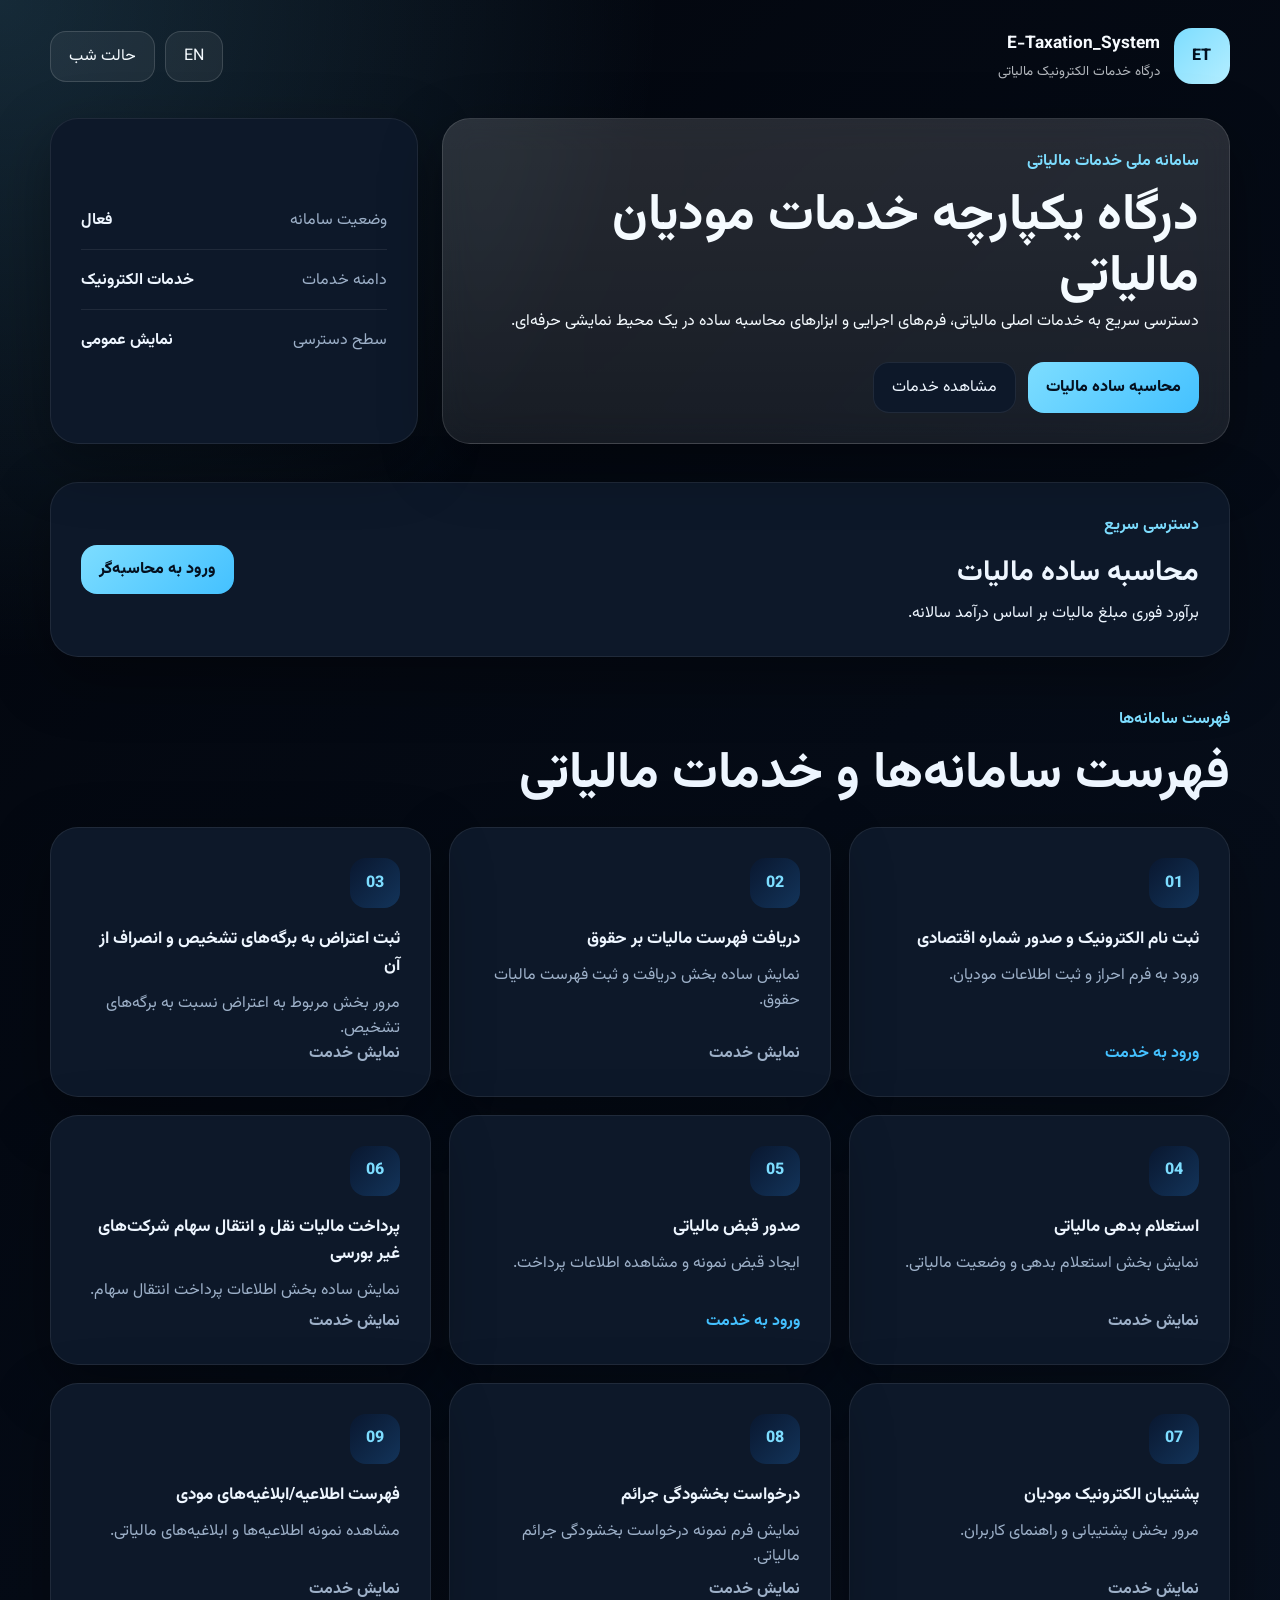
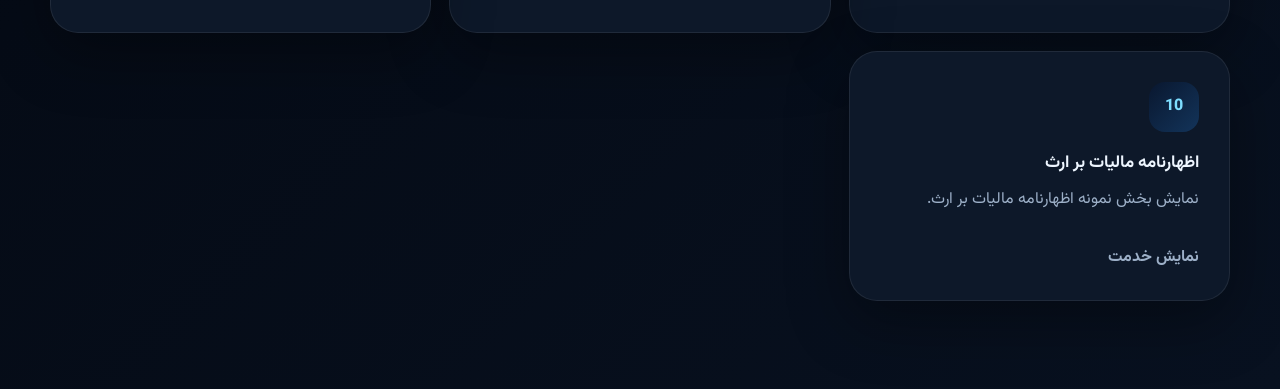
<file: index.html>
<!DOCTYPE html>
<html lang="fa" dir="rtl">
<head>
  <meta charset="UTF-8">
  <meta name="viewport" content="width=device-width, initial-scale=1.0">
  <title>E-Taxation_System</title>
  <link rel="preconnect" href="https://fonts.googleapis.com">
  <link rel="preconnect" href="https://fonts.gstatic.com" crossorigin>
  <link href="https://fonts.googleapis.com/css2?family=Vazirmatn:wght@300;400;500;600;700;800&family=Inter:wght@400;500;600;700;800&display=swap" rel="stylesheet">
  <link rel="stylesheet" href="style.css">
</head>
<body>
  <div class="page-shell">
    <header class="site-header">
      <div class="container topbar">
        <a href="index.html" class="brand" aria-label="E-Taxation_System Home">
          <span class="brand-mark">ET</span>
          <span class="brand-text">
            <strong>E-Taxation_System</strong>
            <small data-i18n="brandSubtitle">Electronic Tax Services Portal</small>
          </span>
        </a>

        <div class="header-actions">
          <button class="ghost-btn" id="langToggle" type="button">EN</button>
          <button class="ghost-btn" id="themeToggle" type="button" data-i18n="themeButton">Night Mode</button>
        </div>
      </div>

      <div class="container hero-grid">
        <section class="hero-copy card glass-card">
          <span class="eyebrow" data-i18n="eyebrow">National Electronic Tax Platform</span>
          <h1 data-i18n="heroTitle">Integrated Taxpayer Service Gateway</h1>
          <p data-i18n="heroText">Secure access to core tax services, operational forms and simplified calculation tools in a professional demonstration environment.</p>
          <div class="hero-cta">
            <a class="primary-btn" href="calculator.html" data-i18n="heroCalc">Simple Tax Calculator</a>
            <a class="secondary-btn" href="#services" data-i18n="heroServices">View Tax Services</a>
          </div>
        </section>

        <aside class="hero-panel card">
          <div class="panel-row">
            <span data-i18n="panel1">Service Status</span>
            <strong data-i18n="panel1Value">Active</strong>
          </div>
          <div class="panel-row">
            <span data-i18n="panel2">Portal Scope</span>
            <strong data-i18n="panel2Value">Electronic Services</strong>
          </div>
          <div class="panel-row no-border">
            <span data-i18n="panel3">Access Level</span>
            <strong data-i18n="panel3Value">Public Demo</strong>
          </div>
        </aside>
      </div>
    </header>

    <main class="container main-content">
      <section class="feature-strip card">
        <div>
          <span class="strip-label" data-i18n="stripLabel">Quick Access</span>
          <h2 data-i18n="stripTitle">Simple Tax Calculation</h2>
          <p data-i18n="stripText">Estimate your payable tax amount instantly based on annual income.</p>
        </div>
        <a class="primary-btn" href="calculator.html" data-i18n="stripButton">Open Calculator</a>
      </section>

      <section class="services-section" id="services">
        <div class="section-heading">
          <span data-i18n="servicesEyebrow">Tax Systems Directory</span>
          <h2 data-i18n="servicesTitle">Tax Systems and Electronic Services</h2>
        </div>

        <div class="services-grid">
          <a class="service-card card interactive" href="login.html">
            <span class="service-index">01</span>
            <h3 data-i18n="service1Title">Electronic Registration and Economic Number Issuance</h3>
            <p data-i18n="service1Text">Access secure taxpayer registration and sign-in form.</p>
            <span class="service-link" data-i18n="serviceEnter">Enter Service</span>
          </a>

          <a class="service-card card" href="#">
            <span class="service-index">02</span>
            <h3 data-i18n="service2Title">Payroll Tax List Submission</h3>
            <p data-i18n="service2Text">Review and submit payroll tax records in a simplified view.</p>
            <span class="service-link muted" data-i18n="servicePreview">Preview Service</span>
          </a>

          <a class="service-card card" href="#">
            <span class="service-index">03</span>
            <h3 data-i18n="service3Title">Objection to Assessment Notices and Withdrawal</h3>
            <p data-i18n="service3Text">View the objection submission section for tax assessment notices.</p>
            <span class="service-link muted" data-i18n="servicePreview">Preview Service</span>
          </a>

          <a class="service-card card" href="#">
            <span class="service-index">04</span>
            <h3 data-i18n="service4Title">Tax Debt Inquiry</h3>
            <p data-i18n="service4Text">Check taxpayer debt inquiry service interface.</p>
            <span class="service-link muted" data-i18n="servicePreview">Preview Service</span>
          </a>

          <a class="service-card card interactive" href="receipt.html">
            <span class="service-index">05</span>
            <h3 data-i18n="service5Title">Tax Bill Issuance</h3>
            <p data-i18n="service5Text">Generate a simple tax bill and review issued payment details.</p>
            <span class="service-link" data-i18n="serviceEnter">Enter Service</span>
          </a>

          <a class="service-card card" href="#">
            <span class="service-index">06</span>
            <h3 data-i18n="service6Title">Transfer Tax for Non-Listed Company Shares</h3>
            <p data-i18n="service6Text">Open the share transfer tax payment information view.</p>
            <span class="service-link muted" data-i18n="servicePreview">Preview Service</span>
          </a>

          <a class="service-card card" href="#">
            <span class="service-index">07</span>
            <h3 data-i18n="service7Title">Electronic Taxpayer Support</h3>
            <p data-i18n="service7Text">Browse the support request and user assistance section.</p>
            <span class="service-link muted" data-i18n="servicePreview">Preview Service</span>
          </a>

          <a class="service-card card" href="#">
            <span class="service-index">08</span>
            <h3 data-i18n="service8Title">Penalty Relief Request</h3>
            <p data-i18n="service8Text">Open the relief request form overview for tax penalties.</p>
            <span class="service-link muted" data-i18n="servicePreview">Preview Service</span>
          </a>

          <a class="service-card card" href="#">
            <span class="service-index">09</span>
            <h3 data-i18n="service9Title">Taxpayer Notices and Notifications</h3>
            <p data-i18n="service9Text">Review a sample list of taxpayer announcements and notices.</p>
            <span class="service-link muted" data-i18n="servicePreview">Preview Service</span>
          </a>

          <a class="service-card card" href="#">
            <span class="service-index">10</span>
            <h3 data-i18n="service10Title">Inheritance Tax Return</h3>
            <p data-i18n="service10Text">Access the inheritance tax return service preview page.</p>
            <span class="service-link muted" data-i18n="servicePreview">Preview Service</span>
          </a>
        </div>
      </section>
    </main>
  </div>

  <script src="script.js"></script>
</body>
</html>
</file>
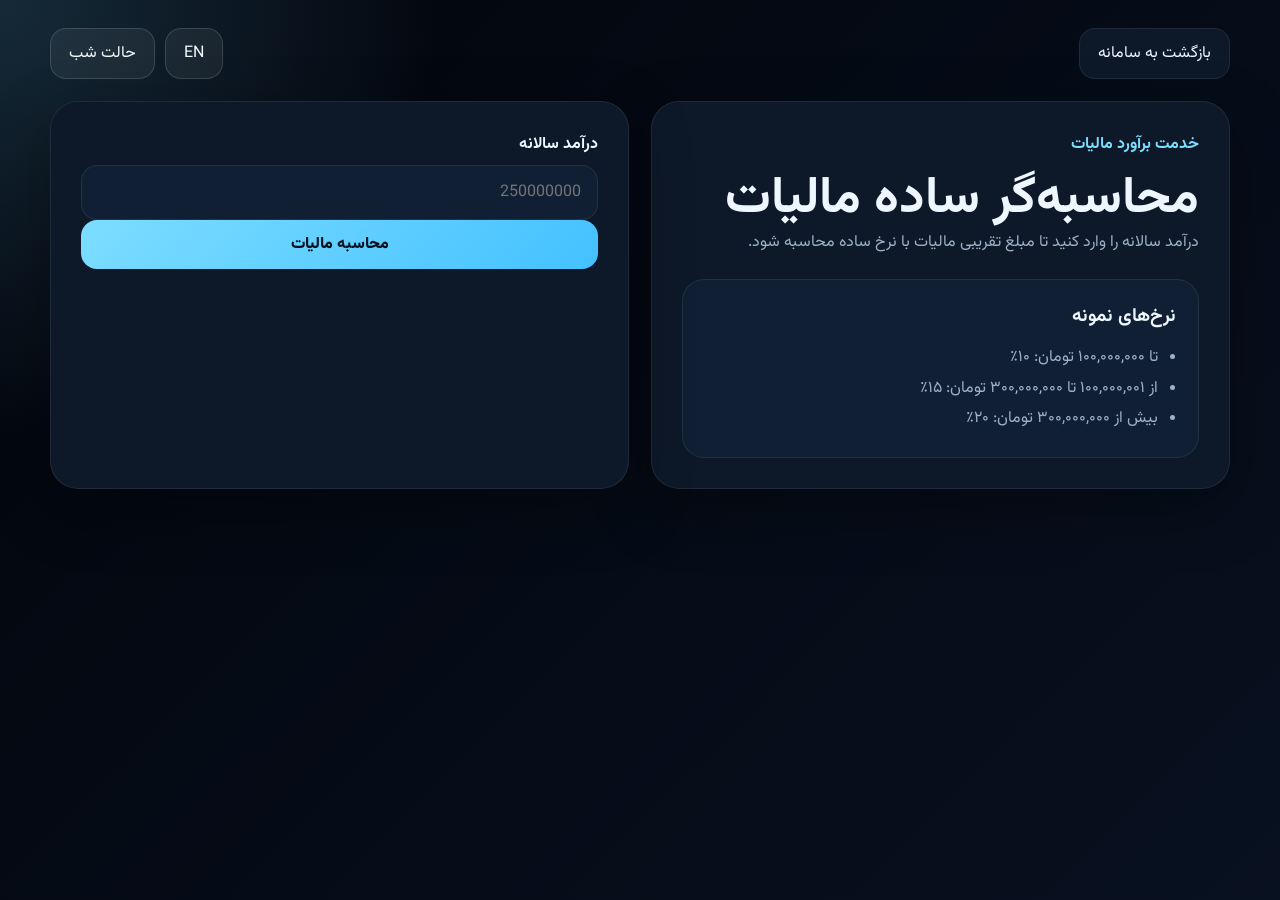
<file: calculator.html>
<!DOCTYPE html>
<html lang="fa" dir="rtl">
<head>
  <meta charset="UTF-8">
  <meta name="viewport" content="width=device-width, initial-scale=1.0">
  <title>محاسبه مالیات | E-Taxation_System</title>
  <link rel="preconnect" href="https://fonts.googleapis.com">
  <link rel="preconnect" href="https://fonts.gstatic.com" crossorigin>
  <link href="https://fonts.googleapis.com/css2?family=Vazirmatn:wght@300;400;500;600;700;800&family=Inter:wght@400;500;600;700;800&display=swap" rel="stylesheet">
  <link rel="stylesheet" href="style.css">
</head>
<body class="inner-page">
  <main class="container inner-layout">
    <section class="page-top">
      <a href="index.html" class="back-anchor" data-i18n="backHome">Back to Portal</a>
      <div class="header-actions inner-actions">
        <button class="ghost-btn" id="langToggle" type="button">EN</button>
        <button class="ghost-btn" id="themeToggle" type="button" data-i18n="themeButton">Night Mode</button>
      </div>
    </section>

    <section class="split-grid">
      <article class="card wide-card">
        <span class="eyebrow" data-i18n="calcEyebrow">Tax Estimation Service</span>
        <h1 data-i18n="calcTitle">Simple Tax Calculator</h1>
        <p class="page-text" data-i18n="calcText">Enter annual income to calculate an estimated tax amount using a simplified rate structure.</p>
        <div class="rules-box">
          <h3 data-i18n="calcRulesTitle">Sample Rates</h3>
          <ul>
            <li data-i18n="rule1">Up to 100,000,000 Toman: 10%</li>
            <li data-i18n="rule2">100,000,001 to 300,000,000 Toman: 15%</li>
            <li data-i18n="rule3">Above 300,000,000 Toman: 20%</li>
          </ul>
        </div>
      </article>

      <article class="card wide-card">
        <div class="field">
          <label for="incomeInput" data-i18n="calcField">Annual Income</label>
          <input id="incomeInput" type="number" placeholder="250000000">
        </div>
        <button id="calculateBtn" class="primary-btn full-btn" type="button" data-i18n="calcButton">Calculate Tax</button>

        <section id="resultBox" class="result-box hidden">
          <div class="result-row">
            <span data-i18n="resultIncome">Declared Income</span>
            <strong id="incomeResult">-</strong>
          </div>
          <div class="result-row">
            <span data-i18n="resultRate">Applied Rate</span>
            <strong id="rateResult">-</strong>
          </div>
          <div class="result-row no-border">
            <span data-i18n="resultTax">Estimated Tax</span>
            <strong id="taxResult">-</strong>
          </div>
        </section>
      </article>
    </section>
  </main>
  <script src="script.js"></script>
</body>
</html>
</file>
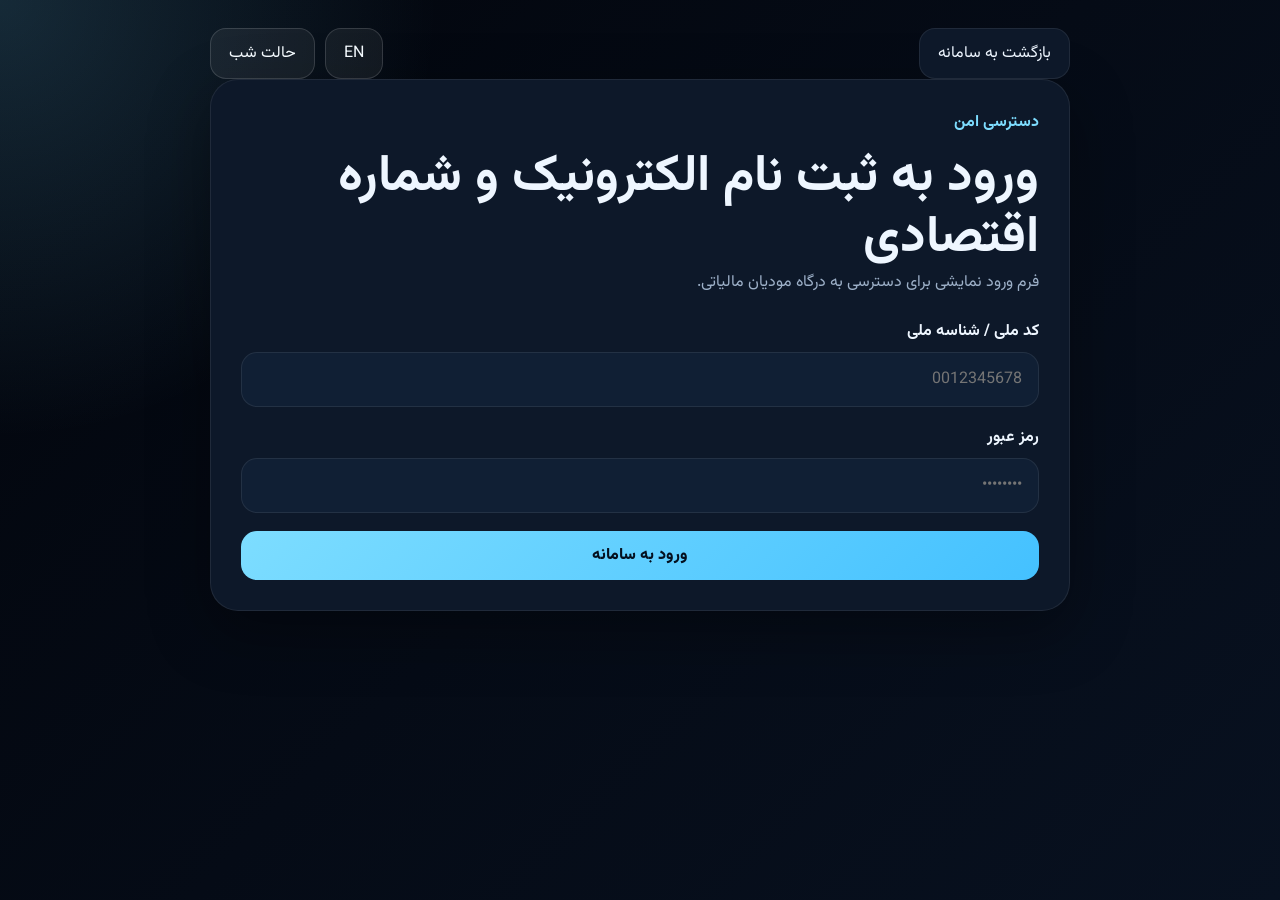
<file: login.html>
<!DOCTYPE html>
<html lang="fa" dir="rtl">
<head>
  <meta charset="UTF-8">
  <meta name="viewport" content="width=device-width, initial-scale=1.0">
  <title>ورود | E-Taxation_System</title>
  <link rel="preconnect" href="https://fonts.googleapis.com">
  <link rel="preconnect" href="https://fonts.gstatic.com" crossorigin>
  <link href="https://fonts.googleapis.com/css2?family=Vazirmatn:wght@300;400;500;600;700;800&family=Inter:wght@400;500;600;700;800&display=swap" rel="stylesheet">
  <link rel="stylesheet" href="style.css">
</head>
<body class="inner-page">
  <main class="container inner-layout auth-layout">
    <section class="page-top">
      <a href="index.html" class="back-anchor" data-i18n="backHome">Back to Portal</a>
      <div class="header-actions inner-actions">
        <button class="ghost-btn" id="langToggle" type="button">EN</button>
        <button class="ghost-btn" id="themeToggle" type="button" data-i18n="themeButton">Night Mode</button>
      </div>
    </section>

    <section class="auth-card card wide-card">
      <span class="eyebrow" data-i18n="loginEyebrow">Protected Access</span>
      <h1 data-i18n="loginTitle">Electronic Registration and Economic Number Access</h1>
      <p class="page-text" data-i18n="loginText">Use the demonstration sign-in form to access the taxpayer registration gateway.</p>

      <form class="form-grid">
        <div class="field">
          <label for="identifier" data-i18n="loginField1">National ID / Legal Entity ID</label>
          <input id="identifier" type="text" placeholder="0012345678">
        </div>
        <div class="field">
          <label for="password" data-i18n="loginField2">Password</label>
          <input id="password" type="password" placeholder="••••••••">
        </div>
        <button class="primary-btn full-btn" type="button" data-i18n="loginButton">Sign In</button>
      </form>
    </section>
  </main>
  <script src="script.js"></script>
</body>
</html>
</file>
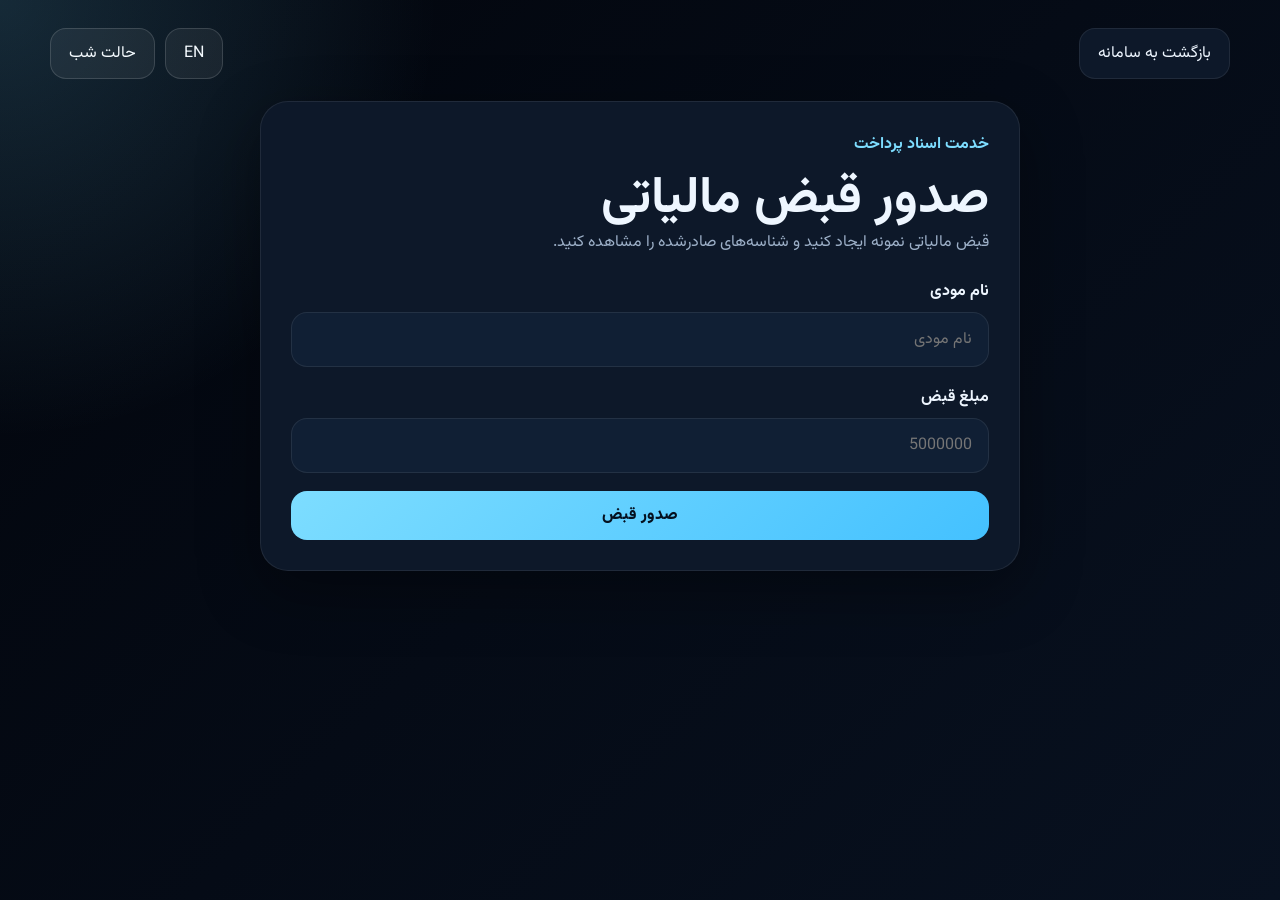
<file: receipt.html>
<!DOCTYPE html>
<html lang="fa" dir="rtl">
<head>
  <meta charset="UTF-8">
  <meta name="viewport" content="width=device-width, initial-scale=1.0">
  <title>قبض مالیاتی | E-Taxation_System</title>
  <link rel="preconnect" href="https://fonts.googleapis.com">
  <link rel="preconnect" href="https://fonts.gstatic.com" crossorigin>
  <link href="https://fonts.googleapis.com/css2?family=Vazirmatn:wght@300;400;500;600;700;800&family=Inter:wght@400;500;600;700;800&display=swap" rel="stylesheet">
  <link rel="stylesheet" href="style.css">
</head>
<body class="inner-page">
  <main class="container inner-layout">
    <section class="page-top">
      <a href="index.html" class="back-anchor" data-i18n="backHome">Back to Portal</a>
      <div class="header-actions inner-actions">
        <button class="ghost-btn" id="langToggle" type="button">EN</button>
        <button class="ghost-btn" id="themeToggle" type="button" data-i18n="themeButton">Night Mode</button>
      </div>
    </section>

    <section class="split-grid single-center">
      <article class="card wide-card">
        <span class="eyebrow" data-i18n="receiptEyebrow">Payment Document Service</span>
        <h1 data-i18n="receiptTitle">Tax Bill Issuance</h1>
        <p class="page-text" data-i18n="receiptText">Create a sample tax bill and review the issued reference information instantly.</p>

        <div class="form-grid">
          <div class="field">
            <label for="payerName" data-i18n="receiptField1">Taxpayer Name</label>
            <input id="payerName" type="text" placeholder="نام مودی">
          </div>
          <div class="field">
            <label for="billAmount" data-i18n="receiptField2">Bill Amount</label>
            <input id="billAmount" type="number" placeholder="5000000">
          </div>
          <button id="issueReceiptBtn" class="primary-btn full-btn" type="button" data-i18n="receiptButton">Issue Bill</button>
        </div>

        <section id="receiptResult" class="result-box hidden">
          <div class="result-row">
            <span data-i18n="receiptName">Taxpayer</span>
            <strong id="receiptNameValue">-</strong>
          </div>
          <div class="result-row">
            <span data-i18n="receiptAmount">Amount</span>
            <strong id="receiptAmountValue">-</strong>
          </div>
          <div class="result-row">
            <span data-i18n="receiptBillId">Bill ID</span>
            <strong id="receiptBillIdValue">-</strong>
          </div>
          <div class="result-row no-border">
            <span data-i18n="receiptPayId">Payment ID</span>
            <strong id="receiptPayIdValue">-</strong>
          </div>
        </section>
      </article>
    </section>
  </main>
  <script src="script.js"></script>
</body>
</html>
</file>
<file: style.css>
:root {
  --bg: #07111f;
  --bg-soft: #0d1a2d;
  --surface: #ffffff;
  --surface-alt: #f4f8fc;
  --text: #102033;
  --muted: #617187;
  --line: rgba(15, 32, 54, 0.08);
  --primary: #6fd3ff;
  --primary-strong: #2ea8e6;
  --accent: #0a1730;
  --shadow: 0 18px 55px rgba(0, 10, 30, 0.12);
}

body.dark {
  --bg: #02050c;
  --bg-soft: #081120;
  --surface: #0d1829;
  --surface-alt: #101f34;
  --text: #eef6ff;
  --muted: #9db0c8;
  --line: rgba(255, 255, 255, 0.08);
  --primary: #7dddff;
  --primary-strong: #44c1ff;
  --accent: #eaf4ff;
  --shadow: 0 20px 60px rgba(0, 0, 0, 0.35);
}

* {
  box-sizing: border-box;
  margin: 0;
  padding: 0;
}

html {
  scroll-behavior: smooth;
}

body {
  font-family: "Vazirmatn", "Inter", sans-serif;
  background:
    radial-gradient(circle at top left, rgba(111, 211, 255, 0.18), transparent 28%),
    linear-gradient(135deg, var(--bg), var(--bg-soft));
  color: var(--text);
  min-height: 100vh;
}

body.en {
  font-family: "Inter", "Vazirmatn", sans-serif;
}

a {
  color: inherit;
  text-decoration: none;
}

button,
input {
  font: inherit;
}

.page-shell,
.inner-page {
  min-height: 100vh;
}

.container {
  width: min(1180px, calc(100% - 32px));
  margin: 0 auto;
}

.card {
  background: var(--surface);
  border: 1px solid var(--line);
  border-radius: 28px;
  box-shadow: var(--shadow);
}

.glass-card {
  background: linear-gradient(180deg, rgba(255,255,255,0.14), rgba(255,255,255,0.08));
  border-color: rgba(255,255,255,0.12);
  backdrop-filter: blur(16px);
  color: #f5fbff;
}

.site-header {
  padding: 28px 0 76px;
}

.topbar,
.page-top {
  display: flex;
  align-items: center;
  justify-content: space-between;
  gap: 16px;
}

.brand {
  display: flex;
  align-items: center;
  gap: 14px;
}

.brand-mark {
  width: 56px;
  height: 56px;
  border-radius: 18px;
  display: grid;
  place-items: center;
  background: linear-gradient(135deg, var(--primary), #b4eeff);
  color: #031120;
  font-weight: 800;
  letter-spacing: 0.04em;
}

.brand-text {
  display: flex;
  flex-direction: column;
  gap: 4px;
}

.brand-text strong {
  color: #f7fbff;
  font-size: 1.08rem;
}

.brand-text small {
  color: rgba(247, 251, 255, 0.72);
}

.header-actions,
.inner-actions {
  display: flex;
  align-items: center;
  gap: 10px;
}

.ghost-btn,
.back-anchor,
.secondary-btn,
.primary-btn {
  border-radius: 16px;
  padding: 12px 18px;
  transition: 0.2s ease;
}

.ghost-btn {
  border: 1px solid rgba(255,255,255,0.14);
  background: rgba(255,255,255,0.06);
  color: #f5fbff;
  cursor: pointer;
}

.ghost-btn:hover,
.secondary-btn:hover,
.primary-btn:hover,
.back-anchor:hover {
  transform: translateY(-1px);
}

.hero-grid {
  margin-top: 34px;
  display: grid;
  grid-template-columns: minmax(0, 1.5fr) minmax(280px, 0.7fr);
  gap: 24px;
  align-items: stretch;
}

.hero-copy,
.hero-panel,
.feature-strip,
.service-card,
.auth-card,
.wide-card {
  padding: 30px;
}

.eyebrow,
.strip-label,
.section-heading span {
  display: inline-block;
  color: var(--primary);
  font-weight: 700;
  margin-bottom: 12px;
}

.hero-copy h1,
.section-heading h2,
.auth-card h1,
.wide-card h1 {
  font-size: clamp(2rem, 4vw, 3.4rem);
  line-height: 1.2;
}

.hero-copy p,
.page-text,
.strip-text,
.section-heading p,
.service-card p,
.rules-box ul {
  color: var(--muted);
}

.glass-card p,
.glass-card h1 {
  color: #f5fbff;
}

.hero-cta {
  display: flex;
  gap: 12px;
  flex-wrap: wrap;
  margin-top: 28px;
}

.primary-btn {
  background: linear-gradient(135deg, var(--primary), var(--primary-strong));
  color: #04101f;
  font-weight: 800;
  display: inline-flex;
  align-items: center;
  justify-content: center;
  border: 0;
  cursor: pointer;
}

.secondary-btn,
.back-anchor {
  border: 1px solid var(--line);
  background: var(--surface);
  color: var(--text);
}

.hero-panel {
  display: flex;
  flex-direction: column;
  justify-content: center;
  gap: 18px;
}

.panel-row,
.result-row {
  display: flex;
  align-items: center;
  justify-content: space-between;
  gap: 12px;
  padding-bottom: 16px;
  border-bottom: 1px solid var(--line);
}

.no-border {
  border-bottom: 0;
  padding-bottom: 0;
}

.panel-row span {
  color: var(--muted);
}

.main-content {
  margin-top: -38px;
  padding-bottom: 48px;
}

.feature-strip {
  display: flex;
  align-items: center;
  justify-content: space-between;
  gap: 18px;
  margin-bottom: 32px;
}

.feature-strip h2 {
  font-size: 1.8rem;
  margin-bottom: 6px;
}

.services-section {
  padding: 18px 0 40px;
}

.section-heading {
  margin-bottom: 22px;
}

.services-grid {
  display: grid;
  grid-template-columns: repeat(3, minmax(0, 1fr));
  gap: 18px;
}

.service-card {
  display: flex;
  flex-direction: column;
  min-height: 250px;
}

.service-card h3 {
  font-size: 1.06rem;
  line-height: 1.6;
  margin-bottom: 10px;
}

.service-index {
  display: inline-grid;
  place-items: center;
  width: 50px;
  height: 50px;
  border-radius: 16px;
  background: linear-gradient(135deg, #09172f, #13345a);
  color: var(--primary);
  font-weight: 800;
  margin-bottom: 18px;
}

.service-link {
  margin-top: auto;
  color: var(--primary-strong);
  font-weight: 700;
}

.muted {
  color: var(--muted);
}

.interactive:hover,
.service-card:hover {
  box-shadow: 0 20px 50px rgba(0, 10, 30, 0.14);
}

.inner-layout {
  padding: 28px 0 48px;
}

.auth-layout {
  max-width: 860px;
}

.split-grid {
  display: grid;
  grid-template-columns: repeat(2, minmax(0, 1fr));
  gap: 22px;
  margin-top: 22px;
}

.single-center {
  grid-template-columns: minmax(0, 760px);
  justify-content: center;
}

.form-grid {
  display: grid;
  gap: 18px;
  margin-top: 24px;
}

.field {
  display: grid;
  gap: 8px;
}

.field label {
  font-weight: 700;
}

.field input {
  width: 100%;
  background: var(--surface-alt);
  color: var(--text);
  border: 1px solid var(--line);
  border-radius: 16px;
  padding: 14px 16px;
  outline: none;
}

.field input:focus {
  border-color: var(--primary-strong);
  box-shadow: 0 0 0 4px rgba(111, 211, 255, 0.15);
}

.full-btn {
  width: 100%;
}

.rules-box,
.result-box {
  margin-top: 24px;
  background: var(--surface-alt);
  border: 1px solid var(--line);
  border-radius: 22px;
  padding: 22px;
}

.rules-box h3 {
  margin-bottom: 12px;
}

.rules-box ul {
  padding-inline-start: 18px;
  line-height: 1.9;
}

.hidden {
  display: none;
}

@media (max-width: 980px) {
  .hero-grid,
  .split-grid,
  .services-grid {
    grid-template-columns: 1fr 1fr;
  }

  .hero-grid {
    grid-template-columns: 1fr;
  }

  .single-center,
  .auth-layout {
    max-width: none;
  }
}

@media (max-width: 720px) {
  .topbar,
  .page-top,
  .feature-strip,
  .hero-cta {
    flex-direction: column;
    align-items: stretch;
  }

  .services-grid,
  .split-grid {
    grid-template-columns: 1fr;
  }

  .brand {
    align-items: flex-start;
  }

  .hero-copy,
  .hero-panel,
  .feature-strip,
  .service-card,
  .auth-card,
  .wide-card {
    padding: 24px;
  }
}
</file>
